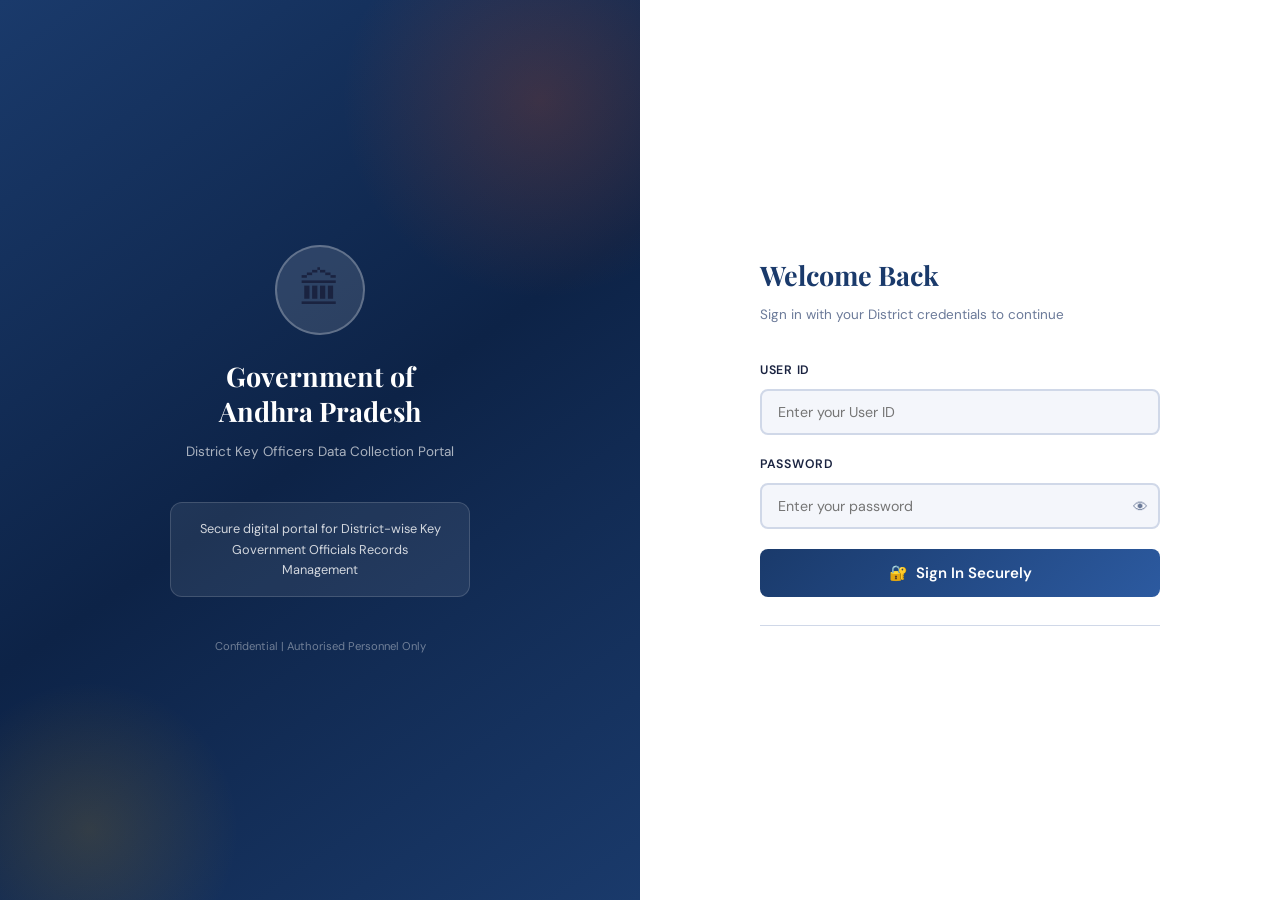
<file: index.html>
<!DOCTYPE html>
<html lang="en">
<head>
  <meta charset="UTF-8" />
  <meta name="viewport" content="width=device-width, initial-scale=1.0"/>
  <title>AP Officers Portal – Login | Government of Andhra Pradesh</title>
  <link rel="stylesheet" href="style.css" />
</head>
<body>

<!-- Loading Overlay -->
<div id="loadingOverlay">
  <div class="loading-logo">🏛 AP Officers Portal</div>
  <div class="loading-spinner"></div>
  <div class="loading-message">Please wait...</div>
</div>

<!-- Login Page -->
<div class="login-page">
  <div class="login-left">
    <div class="login-emblem">🏛</div>
    <h1>Government of<br>Andhra Pradesh</h1>
    <p>District Key Officers Data Collection Portal</p>
    <div class="tagline">
      Secure digital portal for District-wise Key Government Officials Records Management
    </div>
    <div style="margin-top: 40px; color: rgba(255,255,255,0.4); font-size: 0.75rem; position:relative; z-index:1;">
      Confidential | Authorised Personnel Only
    </div>
  </div>
  <div class="login-right">
    <div class="login-card">
      <h2>Welcome Back</h2>
      <p class="subtitle">Sign in with your District credentials to continue</p>

      <div class="form-group">
        <label>User ID</label>
        <input type="text" id="loginUserId" class="form-control" placeholder="Enter your User ID" autocomplete="off" />
        <div class="error-msg" id="userIdError">Please enter your User ID</div>
      </div>
      <div class="form-group">
        <label>Password</label>
        <div style="position:relative">
          <input type="password" id="loginPassword" class="form-control" placeholder="Enter your password" />
          <button onclick="togglePassword()" style="position:absolute;right:12px;top:50%;transform:translateY(-50%);background:none;border:none;cursor:pointer;font-size:1rem;color:var(--text-muted);" id="eyeBtn">👁</button>
        </div>
        <div class="error-msg" id="passwordError">Please enter your password</div>
      </div>

      <div class="error-msg show" id="loginError" style="display:none; margin-bottom:16px; font-size:0.88rem; padding:10px 14px; background:rgba(231,76,60,0.08); border-radius:6px; border-left:3px solid var(--danger);"></div>

      <button class="btn btn-primary" onclick="doLogin()">
        <span>🔐</span> Sign In Securely
      </button>

      <div style="margin-top: 28px; padding-top: 20px; border-top: 1px solid var(--border); text-align:center;">
        
      </div>
    </div>
  </div>
</div>

<!-- Toast Container -->
<div class="toast-container" id="toastContainer"></div>

<script src="data.js"></script>
<script src="auth.js"></script>
<script>
  function togglePassword() {
    const pwd = document.getElementById('loginPassword');
    const btn = document.getElementById('eyeBtn');
    if (pwd.type === 'password') { pwd.type = 'text'; btn.textContent = '🙈'; }
    else { pwd.type = 'password'; btn.textContent = '👁'; }
  }

  function showContactPage() {
    window.location.href = 'contact.html';
  }

  // Enter key support
  document.addEventListener('keydown', e => {
    if (e.key === 'Enter') doLogin();
  });
</script>
</body>
</html>
</file>
<file: style.css>
/* ============================================================
   STYLE.CSS - AP Government Officers Portal
   Professional Light Theme - Colorful & Modern
   ============================================================ */

@import url('https://fonts.googleapis.com/css2?family=Playfair+Display:wght@700;900&family=DM+Sans:wght@300;400;500;600;700&display=swap');

/* ---- CSS Variables ---- */
:root {
  --primary: #1a3a6b;
  --primary-light: #2c5aa0;
  --accent: #e8521a;
  --accent2: #f0a500;
  --accent3: #16a085;
  --accent4: #8e44ad;
  --success: #27ae60;
  --warning: #f39c12;
  --danger: #e74c3c;
  --info: #2980b9;
  --bg: #f4f6fb;
  --surface: #ffffff;
  --surface2: #eef1f8;
  --border: #d0d8e8;
  --text: #1a2340;
  --text-muted: #6b7a99;
  --shadow-sm: 0 2px 8px rgba(26,58,107,0.08);
  --shadow: 0 4px 20px rgba(26,58,107,0.12);
  --shadow-lg: 0 8px 40px rgba(26,58,107,0.18);
  --radius: 12px;
  --radius-sm: 8px;
  --radius-lg: 20px;
  --font-display: 'Playfair Display', serif;
  --font-body: 'DM Sans', sans-serif;
}

/* ---- Reset & Base ---- */
*, *::before, *::after { box-sizing: border-box; margin: 0; padding: 0; }
html { font-size: 15px; scroll-behavior: smooth; }
body {
  font-family: var(--font-body);
  background: var(--bg);
  color: var(--text);
  min-height: 100vh;
  line-height: 1.6;
}
a { color: var(--primary-light); text-decoration: none; }

/* ---- Loading Overlay ---- */
#loadingOverlay {
  display: none;
  position: fixed;
  inset: 0;
  background: rgba(255,255,255,0.92);
  backdrop-filter: blur(6px);
  z-index: 9999;
  flex-direction: column;
  align-items: center;
  justify-content: center;
  gap: 24px;
}
.loading-spinner {
  width: 64px; height: 64px;
  border: 5px solid var(--border);
  border-top-color: var(--primary);
  border-right-color: var(--accent);
  border-radius: 50%;
  animation: spin 0.8s linear infinite;
}
@keyframes spin { to { transform: rotate(360deg); } }
.loading-message {
  font-size: 1rem;
  color: var(--text-muted);
  font-weight: 500;
  letter-spacing: 0.02em;
}
.loading-logo { font-family: var(--font-display); font-size: 1.3rem; color: var(--primary); }

/* ============================================================
   LOGIN PAGE
   ============================================================ */
.login-page {
  min-height: 100vh;
  display: grid;
  grid-template-columns: 1fr 1fr;
  overflow: hidden;
}
.login-left {
  background: linear-gradient(145deg, var(--primary) 0%, #0d2347 50%, #1a3a6b 100%);
  display: flex;
  flex-direction: column;
  align-items: center;
  justify-content: center;
  padding: 60px 40px;
  position: relative;
  overflow: hidden;
}
.login-left::before {
  content: '';
  position: absolute;
  width: 400px; height: 400px;
  border-radius: 50%;
  background: radial-gradient(circle, rgba(232,82,26,0.2) 0%, transparent 70%);
  top: -100px; right: -100px;
}
.login-left::after {
  content: '';
  position: absolute;
  width: 300px; height: 300px;
  border-radius: 50%;
  background: radial-gradient(circle, rgba(240,165,0,0.15) 0%, transparent 70%);
  bottom: -80px; left: -60px;
}
.login-emblem {
  width: 90px; height: 90px;
  background: rgba(255,255,255,0.12);
  border-radius: 50%;
  display: flex; align-items: center; justify-content: center;
  margin-bottom: 24px;
  font-size: 2.8rem;
  border: 2px solid rgba(255,255,255,0.25);
  position: relative; z-index: 1;
}
.login-left h1 {
  font-family: var(--font-display);
  color: white;
  font-size: 1.8rem;
  text-align: center;
  line-height: 1.3;
  position: relative; z-index: 1;
  margin-bottom: 12px;
}
.login-left p {
  color: rgba(255,255,255,0.65);
  text-align: center;
  font-size: 0.9rem;
  max-width: 280px;
  position: relative; z-index: 1;
}
.login-left .tagline {
  margin-top: 40px;
  padding: 16px 24px;
  background: rgba(255,255,255,0.08);
  border-radius: var(--radius);
  border: 1px solid rgba(255,255,255,0.15);
  color: rgba(255,255,255,0.8);
  font-size: 0.85rem;
  text-align: center;
  position: relative; z-index: 1;
  max-width: 300px;
}
.login-right {
  display: flex;
  align-items: center;
  justify-content: center;
  padding: 60px 40px;
  background: var(--surface);
}
.login-card {
  width: 100%;
  max-width: 400px;
}
.login-card h2 {
  font-family: var(--font-display);
  color: var(--primary);
  font-size: 1.8rem;
  margin-bottom: 6px;
}
.login-card .subtitle { color: var(--text-muted); margin-bottom: 36px; font-size: 0.9rem; }

.form-group { margin-bottom: 20px; }
.form-group label {
  display: block;
  font-weight: 600;
  font-size: 0.82rem;
  color: var(--text);
  margin-bottom: 8px;
  text-transform: uppercase;
  letter-spacing: 0.06em;
}
.form-control {
  width: 100%;
  padding: 12px 16px;
  border: 2px solid var(--border);
  border-radius: var(--radius-sm);
  font-family: var(--font-body);
  font-size: 0.95rem;
  color: var(--text);
  background: var(--bg);
  transition: border-color 0.2s, box-shadow 0.2s;
  outline: none;
}
.form-control:focus {
  border-color: var(--primary-light);
  box-shadow: 0 0 0 3px rgba(44,90,160,0.12);
  background: white;
}
.form-control.error { border-color: var(--danger); }

.btn {
  display: inline-flex; align-items: center; gap: 8px;
  padding: 12px 24px;
  border: none;
  border-radius: var(--radius-sm);
  font-family: var(--font-body);
  font-size: 0.95rem;
  font-weight: 600;
  cursor: pointer;
  transition: all 0.2s;
  text-decoration: none;
}
.btn-primary {
  background: linear-gradient(135deg, var(--primary) 0%, var(--primary-light) 100%);
  color: white;
  width: 100%;
  justify-content: center;
  padding: 14px;
  font-size: 1rem;
}
.btn-primary:hover { transform: translateY(-1px); box-shadow: var(--shadow); }
.btn-success { background: var(--success); color: white; }
.btn-success:hover { background: #219a52; }
.btn-warning { background: var(--warning); color: white; }
.btn-danger { background: var(--danger); color: white; }
.btn-outline {
  background: transparent;
  border: 2px solid var(--border);
  color: var(--text);
}
.btn-outline:hover { border-color: var(--primary); color: var(--primary); }
.btn-sm { padding: 7px 14px; font-size: 0.82rem; }
.btn-xs { padding: 5px 10px; font-size: 0.78rem; }
.btn:disabled { opacity: 0.5; cursor: not-allowed; transform: none !important; }

.error-msg { color: var(--danger); font-size: 0.82rem; margin-top: 6px; display: none; }
.error-msg.show { display: block; }

/* ============================================================
   MAIN APP LAYOUT
   ============================================================ */
.app-wrapper { display: flex; min-height: 100vh; }

/* ---- Sidebar ---- */
.sidebar {
  width: 260px;
  background: linear-gradient(180deg, var(--primary) 0%, #0d2040 100%);
  display: flex;
  flex-direction: column;
  position: fixed;
  top: 0; left: 0;
  height: 100vh;
  z-index: 100;
  overflow-y: auto;
  transition: width 0.3s;
}
.sidebar-logo {
  padding: 24px 20px;
  display: flex;
  align-items: center;
  gap: 12px;
  border-bottom: 1px solid rgba(255,255,255,0.1);
}
.sidebar-logo .logo-icon {
  width: 44px; height: 44px;
  background: rgba(255,255,255,0.15);
  border-radius: 10px;
  display: flex; align-items: center; justify-content: center;
  font-size: 1.4rem;
  flex-shrink: 0;
}
.sidebar-logo .logo-text { color: white; }
.sidebar-logo .logo-text h3 { font-family: var(--font-display); font-size: 1rem; line-height: 1.2; }
.sidebar-logo .logo-text span { font-size: 0.7rem; color: rgba(255,255,255,0.5); }

.sidebar-user {
  padding: 20px;
  border-bottom: 1px solid rgba(255,255,255,0.1);
}
.sidebar-user .user-badge {
  background: rgba(255,255,255,0.1);
  border-radius: var(--radius-sm);
  padding: 12px;
}
.sidebar-user .user-badge .name {
  color: white;
  font-weight: 600;
  font-size: 0.9rem;
}
.sidebar-user .user-badge .role {
  color: rgba(255,255,255,0.55);
  font-size: 0.75rem;
}

.sidebar-nav { flex: 1; padding: 16px 0; }
.nav-section-title {
  color: rgba(255,255,255,0.35);
  font-size: 0.7rem;
  font-weight: 700;
  letter-spacing: 0.12em;
  text-transform: uppercase;
  padding: 8px 20px;
  margin-top: 8px;
}
.nav-item {
  display: flex;
  align-items: center;
  gap: 12px;
  padding: 12px 20px;
  color: rgba(255,255,255,0.65);
  font-size: 0.9rem;
  font-weight: 500;
  cursor: pointer;
  transition: all 0.2s;
  border-left: 3px solid transparent;
  position: relative;
}
.nav-item:hover {
  background: rgba(255,255,255,0.08);
  color: white;
}
.nav-item.active {
  background: rgba(255,255,255,0.12);
  color: white;
  border-left-color: var(--accent);
}
.nav-item .nav-icon { font-size: 1.1rem; width: 20px; text-align: center; }
.nav-badge {
  margin-left: auto;
  background: var(--accent);
  color: white;
  font-size: 0.68rem;
  padding: 2px 7px;
  border-radius: 10px;
  font-weight: 700;
}

.sidebar-footer {
  padding: 16px 20px;
  border-top: 1px solid rgba(255,255,255,0.1);
}
.sidebar-footer .btn-outline {
  width: 100%;
  border-color: rgba(255,255,255,0.2);
  color: rgba(255,255,255,0.7);
  justify-content: center;
  font-size: 0.85rem;
}
.sidebar-footer .btn-outline:hover { border-color: var(--danger); color: var(--danger); background: rgba(231,76,60,0.1); }

/* ---- Main Content ---- */
.main-content {
  margin-left: 260px;
  flex: 1;
  display: flex;
  flex-direction: column;
  min-height: 100vh;
}

/* ---- Top Header ---- */
.top-header {
  background: var(--surface);
  border-bottom: 1px solid var(--border);
  padding: 0 32px;
  height: 68px;
  display: flex;
  align-items: center;
  justify-content: space-between;
  position: sticky;
  top: 0;
  z-index: 90;
  box-shadow: var(--shadow-sm);
}
.top-header h2 { font-size: 1.15rem; color: var(--text); font-weight: 700; }
.header-actions { display: flex; align-items: center; gap: 12px; }
.date-badge {
  background: var(--surface2);
  color: var(--text-muted);
  padding: 6px 14px;
  border-radius: 20px;
  font-size: 0.8rem;
  font-weight: 500;
}

/* ---- Page Sections ---- */
.page-section {
  display: none;
  padding: 32px;
  animation: fadeIn 0.3s ease;
}
.page-section.active { display: block; }
@keyframes fadeIn { from { opacity: 0; transform: translateY(10px); } to { opacity: 1; transform: translateY(0); } }

/* ============================================================
   PROGRESS HEADER CARD
   ============================================================ */
.progress-header-card {
  background: var(--surface);
  border-radius: var(--radius-lg);
  padding: 28px 32px;
  margin-bottom: 28px;
  box-shadow: var(--shadow);
  border: 1px solid var(--border);
}
.progress-header-card .district-name {
  font-family: var(--font-display);
  font-size: 1.4rem;
  color: var(--primary);
  margin-bottom: 20px;
}
.progress-grid { display: grid; grid-template-columns: repeat(4, 1fr); gap: 20px; margin-bottom: 20px; }
.progress-stat {
  text-align: center;
  padding: 16px;
  border-radius: var(--radius);
  background: var(--bg);
}
.progress-stat .value {
  font-size: 2rem;
  font-weight: 700;
  line-height: 1;
}
.progress-stat .label {
  font-size: 0.75rem;
  color: var(--text-muted);
  margin-top: 4px;
  font-weight: 500;
}
.progress-stat.stat-total .value { color: var(--primary); }
.progress-stat.stat-saved .value { color: var(--success); }
.progress-stat.stat-pending .value { color: var(--warning); }
.progress-stat.stat-ei .value { color: var(--accent3); }

.progress-bars { display: grid; gap: 12px; }
.progress-bar-row {
  display: flex; align-items: center; gap: 12px;
}
.progress-bar-row .label { font-size: 0.82rem; width: 200px; color: var(--text-muted); font-weight: 500; }
.progress-bar-track {
  flex: 1; height: 10px;
  background: var(--surface2);
  border-radius: 10px;
  overflow: hidden;
}
.progress-bar-fill {
  height: 100%;
  border-radius: 10px;
  transition: width 0.6s ease;
}
.progress-bar-fill.general { background: linear-gradient(90deg, var(--primary-light), var(--accent3)); }
.progress-bar-fill.ei { background: linear-gradient(90deg, var(--accent), var(--accent2)); }
.progress-bar-row .pct { font-size: 0.82rem; font-weight: 700; width: 42px; text-align: right; }

/* ============================================================
   DATA ENTRY TABLE
   ============================================================ */
.table-container {
  background: var(--surface);
  border-radius: var(--radius-lg);
  box-shadow: var(--shadow);
  border: 1px solid var(--border);
  overflow: hidden;
  margin-bottom: 24px;
}
.table-toolbar {
  padding: 20px 24px;
  border-bottom: 1px solid var(--border);
  display: flex;
  align-items: center;
  justify-content: space-between;
  flex-wrap: wrap;
  gap: 12px;
}
.table-toolbar h3 { font-size: 1rem; color: var(--text); font-weight: 700; }
.table-toolbar .toolbar-right { display: flex; gap: 10px; align-items: center; }

.data-table {
  width: 100%;
  border-collapse: collapse;
  font-size: 0.82rem;
}
.data-table th {
  background: var(--primary);
  color: white;
  padding: 12px 10px;
  text-align: left;
  font-weight: 600;
  font-size: 0.75rem;
  text-transform: uppercase;
  letter-spacing: 0.04em;
  white-space: nowrap;
  position: sticky;
  top: 0;
  z-index: 10;
}
.data-table td {
  padding: 10px;
  border-bottom: 1px solid var(--border);
  vertical-align: middle;
}
.data-table tr:last-child td { border-bottom: none; }
.data-table tr:hover td { background: rgba(44,90,160,0.04); }

.data-table tr.row-saved td { background: rgba(39,174,96,0.04); }
.data-table tr.row-vacant td { background: rgba(243,156,18,0.06); }
.data-table tr.row-nopost td { background: rgba(231,76,60,0.04); }
.data-table tr.row-fully-saved td { background: rgba(22,160,133,0.06); }

.table-input {
  width: 100%;
  padding: 7px 10px;
  border: 1.5px solid var(--border);
  border-radius: 6px;
  font-family: var(--font-body);
  font-size: 0.82rem;
  color: var(--text);
  background: white;
  transition: border-color 0.15s;
  outline: none;
  min-width: 80px;
}
.table-input:focus { border-color: var(--primary-light); box-shadow: 0 0 0 2px rgba(44,90,160,0.1); }
.table-input:disabled { background: var(--surface2); color: var(--text-muted); cursor: not-allowed; }
.table-input.error { border-color: var(--danger); }

.table-select {
  width: 100%;
  padding: 7px 10px;
  border: 1.5px solid var(--border);
  border-radius: 6px;
  font-family: var(--font-body);
  font-size: 0.82rem;
  color: var(--text);
  background: white;
  outline: none;
  cursor: pointer;
}
.table-select:focus { border-color: var(--primary-light); }
.table-select:disabled { background: var(--surface2); cursor: not-allowed; }

.row-status-badge {
  display: inline-flex; align-items: center; gap: 5px;
  padding: 4px 10px;
  border-radius: 12px;
  font-size: 0.72rem;
  font-weight: 700;
  white-space: nowrap;
}
.badge-saved { background: rgba(39,174,96,0.12); color: var(--success); }
.badge-partial { background: rgba(243,156,18,0.12); color: var(--warning); }
.badge-pending { background: rgba(231,76,60,0.1); color: var(--danger); }
.badge-vacant { background: rgba(240,165,0,0.12); color: #b7800a; }
.badge-nopost { background: rgba(142,68,173,0.1); color: var(--accent4); }
.badge-full { background: rgba(22,160,133,0.12); color: var(--accent3); }

.ei-section {
  display: flex; gap: 8px; align-items: center;
}
.ei-input {
  width: 64px;
}

/* Checkbox status flags */
.flag-checks {
  display: flex; flex-direction: column; gap: 4px;
}
.flag-check {
  display: flex; align-items: center; gap: 6px;
  font-size: 0.78rem; color: var(--text-muted); cursor: pointer;
}
.flag-check input { cursor: pointer; }

/* ============================================================
   DEPT PROGRESS (District Dashboard)
   ============================================================ */
.dept-progress-grid {
  display: grid;
  grid-template-columns: repeat(auto-fill, minmax(280px, 1fr));
  gap: 16px;
  margin-bottom: 28px;
}
.dept-card {
  background: var(--surface);
  border-radius: var(--radius);
  padding: 20px;
  box-shadow: var(--shadow-sm);
  border: 1px solid var(--border);
  border-left: 4px solid var(--primary-light);
}
.dept-card .dept-name { font-weight: 700; color: var(--text); font-size: 0.9rem; margin-bottom: 12px; }
.dept-card .dept-stats {
  display: flex; gap: 16px; margin-bottom: 10px;
}
.dept-card .dept-stat .val { font-size: 1.2rem; font-weight: 700; }
.dept-card .dept-stat .lbl { font-size: 0.7rem; color: var(--text-muted); }

/* ============================================================
   ADMIN DASHBOARD
   ============================================================ */
.stats-row {
  display: grid;
  grid-template-columns: repeat(5, 1fr);
  gap: 20px;
  margin-bottom: 28px;
}
.stat-card {
  background: var(--surface);
  border-radius: var(--radius);
  padding: 24px;
  box-shadow: var(--shadow-sm);
  border: 1px solid var(--border);
  position: relative;
  overflow: hidden;
}
.stat-card::before {
  content: '';
  position: absolute;
  top: 0; left: 0; right: 0;
  height: 4px;
}
.stat-card.c1::before { background: var(--primary); }
.stat-card.c2::before { background: var(--success); }
.stat-card.c3::before { background: var(--warning); }
.stat-card.c4::before { background: var(--accent); }
.stat-card.c5::before { background: var(--accent3); }
.stat-card .icon {
  font-size: 2rem; margin-bottom: 12px;
  display: block;
}
.stat-card .val { font-size: 2.2rem; font-weight: 700; color: var(--primary); line-height: 1; }
.stat-card .lbl { font-size: 0.78rem; color: var(--text-muted); margin-top: 4px; font-weight: 500; }

/* District Tiles */
.district-tiles-grid {
  display: grid;
  grid-template-columns: repeat(auto-fill, minmax(200px, 1fr));
  gap: 16px;
  margin-bottom: 28px;
}
.district-tile {
  background: var(--surface);
  border-radius: var(--radius);
  padding: 20px;
  cursor: pointer;
  transition: all 0.2s;
  border: 2px solid transparent;
  box-shadow: var(--shadow-sm);
  position: relative;
  overflow: hidden;
}
.district-tile:hover { transform: translateY(-2px); box-shadow: var(--shadow); }
.district-tile.dt-0   { border-top: 4px solid var(--danger); }
.district-tile.dt-1   { border-top: 4px solid var(--warning); }
.district-tile.dt-2   { border-top: 4px solid var(--info); }
.district-tile.dt-3   { border-top: 4px solid var(--success); }
.district-tile .dt-name { font-weight: 700; font-size: 0.9rem; margin-bottom: 8px; color: var(--text); }
.district-tile .dt-pct { font-size: 1.4rem; font-weight: 700; }
.district-tile.dt-0 .dt-pct { color: var(--danger); }
.district-tile.dt-1 .dt-pct { color: var(--warning); }
.district-tile.dt-2 .dt-pct { color: var(--info); }
.district-tile.dt-3 .dt-pct { color: var(--success); }
.district-tile .dt-sub { font-size: 0.72rem; color: var(--text-muted); margin-top: 4px; }
.district-tile .mini-bar {
  margin-top: 10px; height: 5px;
  background: var(--surface2); border-radius: 5px; overflow: hidden;
}
.district-tile .mini-bar .fill { height: 100%; border-radius: 5px; }
.district-tile.dt-0 .fill { background: var(--danger); }
.district-tile.dt-1 .fill { background: var(--warning); }
.district-tile.dt-2 .fill { background: var(--info); }
.district-tile.dt-3 .fill { background: var(--success); }

/* ── District Progress Report ─────────────────────────────── */
.dpr-card { padding: 0 !important; overflow: hidden; }

.dpr-actions {
  display: flex; align-items: center; gap: 10px;
  padding: 9px 16px;
  border-bottom: 1px solid var(--border);
  background: var(--surface2);
}

/* Capturable / printable area — full card width, centres inner block */
.dpr-wrapper {
  background: #fff;
  padding: 16px 16px 12px;
  text-align: center;          /* centres the inline-block child */
}

/* Inner block shrinks to table width; header aligns with it */
.dpr-center {
  display: inline-block;
  text-align: left;            /* reset alignment inside */
}

/* Gradient banner header */
.dpr-header {
  background: linear-gradient(120deg, #0c2461 0%, #1e3799 45%, #0652dd 100%);
  text-align: center;
  padding: 14px 24px 12px;
  margin-bottom: 0;
}
.dpr-title {
  font-size: 0.88rem; font-weight: 800;
  text-transform: uppercase; letter-spacing: 1px;
  color: #fff; text-shadow: 0 1px 3px rgba(0,0,0,0.4);
}
.dpr-as-on { font-size: 0.71rem; color: #a8c8ff; margin-top: 5px; }

/* Table */
.district-progress-report {
  width: auto;                  /* compact — no stretching */
  border-collapse: collapse;
  font-size: 0.75rem;
  margin: 0;
}
/* Header row 1 */
.district-progress-report thead tr:nth-child(1) th {
  background: linear-gradient(180deg, #1a3a8a 0%, #1e4db7 100%);
  color: #fff; border: 1px solid #2d5be3;
  padding: 6px 10px; text-align: center;
  vertical-align: middle; font-size: 0.74rem; white-space: nowrap;
}
/* Sub-header row 2 */
.district-progress-report thead tr:nth-child(2) th {
  background: linear-gradient(180deg, #1d6fb7 0%, #2980b9 100%);
  color: #fff; border: 1px solid #3a9bd5;
  padding: 5px 10px; text-align: center;
  vertical-align: middle; font-size: 0.71rem; white-space: nowrap;
}
/* Sub-header row 3 */
.district-progress-report thead tr:nth-child(3) th {
  background: linear-gradient(180deg, #2980b9 0%, #3498db 100%);
  color: #fff; border: 1px solid #5dade2;
  padding: 4px 8px; text-align: center;
  vertical-align: middle; font-size: 0.68rem; white-space: nowrap;
}
/* Tick mark in Final Status cells */
.fs-tick {
  color: #16a34a; font-weight: 700; font-size: 0.95rem;
}
/* Data cells */
.district-progress-report td {
  border: 1px solid #d0daf0;
  padding: 4px 10px; vertical-align: middle;
  white-space: nowrap;
}
.district-progress-report td.tc { text-align: center; }
.district-progress-report td.tl { text-align: left; padding-left: 12px; }

/* Row tinting by status */
.district-progress-report tr.status-completed   { background: #f0fdf4; }
.district-progress-report tr.status-in-progress { background: #fffbeb; }
.district-progress-report tr.status-not-started { background: #fff1f2; }
.district-progress-report tbody tr:hover        { filter: brightness(0.95); }

/* Coloured left accent per row */
.district-progress-report tr.status-completed   td:first-child { border-left: 4px solid #16a34a; }
.district-progress-report tr.status-in-progress td:first-child { border-left: 4px solid #d97706; }
.district-progress-report tr.status-not-started td:first-child { border-left: 4px solid #dc2626; }

/* Total row */
.district-progress-report tr.total-row td {
  font-weight: 700;
  background: linear-gradient(90deg, #dbeafe, #ede9fe) !important;
  border-top: 2px solid #1e3799;
  color: #1e3799;
}

/* Percentage badge */
.pct-badge {
  display: inline-block;
  font-size: 0.67rem; font-weight: 600;
  padding: 1px 5px; border-radius: 10px;
  margin-left: 3px; vertical-align: middle;
}
.pct-badge.pg-hi  { background: #bbf7d0; color: #15803d; }
.pct-badge.pg-mid { background: #fde68a; color: #92400e; }
.pct-badge.pg-lo  { background: #fecaca; color: #b91c1c; }

/* Status pill badges */
.dp-status {
  display: inline-block; padding: 2px 10px;
  border-radius: 20px; font-size: 0.68rem;
  font-weight: 700; letter-spacing: 0.3px; white-space: nowrap;
}
.dp-status.status-completed    { background: #16a34a; color: #fff; }
.dp-status.status-in-progress  { background: #d97706; color: #fff; }
.dp-status.status-not-started  { background: #dc2626; color: #fff; }

/* Footer strip */
.dpr-footer {
  font-size: 0.65rem; color: #888;
  padding: 6px 14px 0;
  display: flex; justify-content: space-between; align-items: center;
  border-top: 1px solid #e2e8f0; margin-top: 6px;
}

/* ============================================================
   ANALYTICS PAGE
   ============================================================ */
.charts-grid {
  display: grid;
  grid-template-columns: 1fr 1fr;
  gap: 24px;
  margin-bottom: 24px;
}
.chart-card {
  background: var(--surface);
  border-radius: var(--radius);
  padding: 24px;
  box-shadow: var(--shadow-sm);
  border: 1px solid var(--border);
}
.chart-card.full { grid-column: 1 / -1; }
.chart-card h4 {
  font-size: 0.95rem; font-weight: 700; color: var(--text);
  margin-bottom: 20px; padding-bottom: 12px;
  border-bottom: 1px solid var(--border);
}
.chart-wrapper { position: relative; height: 280px; }

/* Report tables */
.report-table-wrapper {
  overflow-x: auto;
}
.report-table {
  width: 100%; border-collapse: collapse; font-size: 0.83rem;
}
.report-table th {
  background: var(--primary);
  color: white;
  padding: 10px 14px;
  text-align: left;
  font-size: 0.75rem;
  text-transform: uppercase;
  letter-spacing: 0.04em;
}
.report-table td { padding: 10px 14px; border-bottom: 1px solid var(--border); }
.report-table tr:last-child td { border-bottom: none; }
.report-table tr:hover td { background: var(--surface2); }
.report-table .highlight { color: var(--danger); font-weight: 700; }
.report-table .highlight-warn { color: var(--warning); font-weight: 700; }
.report-table .highlight-ok { color: var(--success); font-weight: 600; }

/* Retirement badges */
.retire-badge {
  display: inline-block; padding: 3px 10px;
  border-radius: 10px; font-size: 0.72rem; font-weight: 700;
}
.retire-this { background: rgba(231,76,60,0.12); color: var(--danger); }
.retire-2yr  { background: rgba(243,156,18,0.12); color: var(--warning); }
.retire-5yr  { background: rgba(41,128,185,0.12); color: var(--info); }
.retire-safe { background: rgba(39,174,96,0.12); color: var(--success); }

/* ============================================================
   FILTERS / TOOLBAR
   ============================================================ */
.filter-bar {
  display: flex; gap: 12px; align-items: center;
  flex-wrap: wrap;
  margin-bottom: 20px;
}
.filter-select, .filter-input {
  padding: 9px 14px;
  border: 1.5px solid var(--border);
  border-radius: var(--radius-sm);
  font-family: var(--font-body);
  font-size: 0.88rem;
  color: var(--text);
  background: var(--surface);
  outline: none;
  transition: border-color 0.15s;
  min-width: 160px;
}
.filter-select:focus, .filter-input:focus { border-color: var(--primary-light); }

/* ============================================================
   CONTACT US PAGE
   ============================================================ */
.contacts-grid {
  display: grid;
  grid-template-columns: repeat(3, 1fr);
  gap: 24px;
}
.contact-card {
  background: var(--surface);
  border-radius: var(--radius-lg);
  padding: 36px 28px;
  text-align: center;
  box-shadow: var(--shadow);
  border: 1px solid var(--border);
  transition: transform 0.2s;
}
.contact-card:hover { transform: translateY(-4px); }
.contact-avatar {
  width: 72px; height: 72px;
  background: linear-gradient(135deg, var(--primary), var(--accent));
  border-radius: 50%;
  display: flex; align-items: center; justify-content: center;
  font-size: 1.8rem;
  margin: 0 auto 20px;
  color: white;
}
.contact-card h3 { font-family: var(--font-display); font-size: 1.1rem; color: var(--primary); margin-bottom: 4px; }
.contact-card .designation { color: var(--text-muted); font-size: 0.82rem; margin-bottom: 20px; line-height: 1.5; }
.contact-card .contact-no {
  display: inline-flex; align-items: center; gap: 8px;
  background: var(--surface2); padding: 10px 20px;
  border-radius: 24px; font-weight: 700; color: var(--primary);
  font-size: 0.95rem;
}

/* ============================================================
   EXPORT BUTTONS
   ============================================================ */
.export-bar {
  display: flex; gap: 10px; align-items: center;
}
.btn-export-json {
  background: linear-gradient(135deg, #2d3a4a, #3d5166);
  color: white;
}
.btn-export-csv {
  background: linear-gradient(135deg, #1a6b3a, #27ae60);
  color: white;
}

/* ============================================================
   MODALS
   ============================================================ */
.modal-overlay {
  display: none;
  position: fixed; inset: 0;
  background: rgba(26,35,64,0.5);
  backdrop-filter: blur(4px);
  z-index: 1000;
  align-items: center;
  justify-content: center;
}
.modal-overlay.open { display: flex; }
.modal-box {
  background: var(--surface);
  border-radius: var(--radius-lg);
  padding: 36px;
  max-width: 520px;
  width: 90%;
  box-shadow: var(--shadow-lg);
  animation: modalIn 0.25s ease;
}
@keyframes modalIn { from { transform: scale(0.92); opacity: 0; } to { transform: scale(1); opacity: 1; } }
.modal-box h3 { font-family: var(--font-display); font-size: 1.3rem; margin-bottom: 16px; color: var(--primary); }
.modal-footer { display: flex; gap: 12px; justify-content: flex-end; margin-top: 24px; }

/* ============================================================
   TOOLTIPS / TOASTS
   ============================================================ */
.toast-container {
  position: fixed; bottom: 24px; right: 24px;
  display: flex; flex-direction: column; gap: 10px;
  z-index: 9000;
}
.toast {
  background: var(--text);
  color: white;
  padding: 14px 20px;
  border-radius: var(--radius-sm);
  font-size: 0.88rem;
  max-width: 320px;
  animation: toastIn 0.3s ease, toastOut 0.3s ease 2.7s forwards;
  display: flex; align-items: center; gap: 10px;
}
.toast.success { background: var(--success); }
.toast.error { background: var(--danger); }
.toast.warning { background: var(--warning); }
@keyframes toastIn { from { transform: translateX(40px); opacity: 0; } to { transform: translateX(0); opacity: 1; } }
@keyframes toastOut { to { transform: translateX(40px); opacity: 0; } }

/* ============================================================
   RESPONSIVE
   ============================================================ */
@media (max-width: 1100px) {
  .stats-row { grid-template-columns: repeat(3, 1fr); }
  .charts-grid { grid-template-columns: 1fr; }
}
@media (max-width: 900px) {
  .login-page { grid-template-columns: 1fr; }
  .login-left { display: none; }
  .sidebar { width: 220px; }
  .main-content { margin-left: 220px; }
  .progress-grid { grid-template-columns: repeat(2, 1fr); }
  .contacts-grid { grid-template-columns: 1fr; }
}
@media (max-width: 700px) {
  .sidebar { display: none; }
  .main-content { margin-left: 0; }
  .page-section { padding: 16px; }
  .stats-row { grid-template-columns: 1fr 1fr; }
}

/* ============================================================
   PAGE HEADER
   ============================================================ */
.page-header {
  display: flex; align-items: flex-start; justify-content: space-between;
  margin-bottom: 28px; flex-wrap: wrap; gap: 12px;
}
.page-header h2 {
  font-family: var(--font-display);
  font-size: 1.6rem; color: var(--primary);
}
.page-header p { color: var(--text-muted); font-size: 0.88rem; margin-top: 4px; }

/* Scrollable table area */
.table-scroll-wrap {
  overflow-x: auto;
  max-height: 70vh;
  overflow-y: auto;
}

/* Admin district selector */
.admin-district-select-bar {
  display: flex; gap: 16px; align-items: center;
  background: var(--surface); border-radius: var(--radius);
  padding: 16px 20px; margin-bottom: 24px;
  border: 1px solid var(--border); box-shadow: var(--shadow-sm);
}
.admin-district-select-bar label { font-weight: 600; font-size: 0.88rem; color: var(--text); white-space: nowrap; }
.admin-district-select-bar select { min-width: 220px; }

/* Tag chip */
.chip {
  display: inline-block; padding: 3px 12px;
  border-radius: 14px; font-size: 0.72rem; font-weight: 700;
  background: rgba(44,90,160,0.1); color: var(--primary-light);
}
.chip-district {
  background: rgba(16,124,70,0.12); color: #107c46;
}

/* ============================================================
   OVERVIEW DASHBOARD – REVAMPED
   ============================================================ */

/* ── Hero Banner ─────────────────────────────────────────── */
.ov-hero-banner {
  display: grid;
  grid-template-columns: 1fr 200px 1fr;
  gap: 36px;
  align-items: center;
  background: linear-gradient(135deg, #0c2461 0%, #1e3799 50%, #0652dd 100%);
  border-radius: var(--radius-lg);
  padding: 36px 44px;
  margin-bottom: 28px;
  box-shadow: 0 12px 48px rgba(12,36,97,0.42);
  position: relative;
  overflow: hidden;
}
.ov-hero-banner::before {
  content: '';
  position: absolute;
  width: 500px; height: 500px;
  border-radius: 50%;
  background: radial-gradient(circle, rgba(232,82,26,0.18) 0%, transparent 70%);
  top: -180px; right: 160px;
  pointer-events: none;
}
.ov-hero-banner::after {
  content: '';
  position: absolute;
  width: 360px; height: 360px;
  border-radius: 50%;
  background: radial-gradient(circle, rgba(240,165,0,0.14) 0%, transparent 70%);
  bottom: -120px; left: 60px;
  pointer-events: none;
}
.ov-hero-info { position: relative; z-index: 1; }
.ov-hero-title {
  font-family: var(--font-display);
  font-size: 1.75rem;
  font-weight: 900;
  color: #fff;
  line-height: 1.2;
  margin-bottom: 8px;
}
.ov-hero-sub {
  color: rgba(255,255,255,0.62);
  font-size: 0.85rem;
  margin-bottom: 22px;
  line-height: 1.6;
}
.ov-hero-chips { display: flex; gap: 8px; flex-wrap: wrap; }
.ov-chip {
  display: inline-flex; align-items: center; gap: 6px;
  padding: 5px 14px;
  border-radius: 20px;
  font-size: 0.78rem;
  font-weight: 700;
  border: 1px solid rgba(255,255,255,0.18);
  transition: transform 0.2s, background 0.2s;
}
.ov-chip:hover { transform: translateY(-1px); }
.ov-chip.green  { background: rgba(39,174,96,0.22);  color: #7effa8; }
.ov-chip.orange { background: rgba(243,156,18,0.22); color: #ffe07d; }
.ov-chip.red    { background: rgba(231,76,60,0.22);  color: #ffa5a5; }

/* ── Ring gauge ───────────────────────────────────────────── */
.ov-hero-ring {
  position: relative; z-index: 1;
  width: 200px; height: 200px;
  display: flex; align-items: center; justify-content: center;
}
.ov-hero-ring canvas {
  position: absolute;
  top: 0; left: 0;
  width: 100% !important;
  height: 100% !important;
}
.ov-ring-overlay {
  position: relative; z-index: 2;
  text-align: center;
  pointer-events: none;
}
.ov-ring-pct {
  font-size: 2.6rem;
  font-weight: 900;
  color: #fff;
  line-height: 1;
  letter-spacing: -1px;
}
.ov-ring-lbl {
  font-size: 0.7rem;
  color: rgba(255,255,255,0.55);
  text-transform: uppercase;
  letter-spacing: 0.1em;
  margin-top: 4px;
}

/* ── Hero metrics 2×2 grid ────────────────────────────────── */
.ov-hero-metrics {
  position: relative; z-index: 1;
  display: grid;
  grid-template-columns: 1fr 1fr;
  gap: 14px;
}
.ov-metric {
  background: rgba(255,255,255,0.1);
  border: 1px solid rgba(255,255,255,0.15);
  border-radius: var(--radius);
  padding: 16px 18px;
  backdrop-filter: blur(6px);
  transition: background 0.2s;
}
.ov-metric:hover { background: rgba(255,255,255,0.16); }
.ov-metric-val {
  font-size: 1.6rem;
  font-weight: 800;
  color: #fff;
  line-height: 1;
}
.ov-metric-lbl {
  font-size: 0.71rem;
  color: rgba(255,255,255,0.58);
  margin-top: 5px;
  font-weight: 500;
  line-height: 1.3;
}

/* ── 6-column stat cards ──────────────────────────────────── */
.ov-stats-6 { grid-template-columns: repeat(6, 1fr) !important; }

.stat-card.ov-c1 { background: linear-gradient(135deg, #1a3a6b 0%, #2c5aa0 100%); }
.stat-card.ov-c2 { background: linear-gradient(135deg, #155e38 0%, #27ae60 100%); }
.stat-card.ov-c3 { background: linear-gradient(135deg, #8a5600 0%, #f39c12 100%); }
.stat-card.ov-c4 { background: linear-gradient(135deg, #7b1818 0%, #e74c3c 100%); }
.stat-card.ov-c5 { background: linear-gradient(135deg, #6b1a2a 0%, #e8521a 100%); }
.stat-card.ov-c6 { background: linear-gradient(135deg, #0e4c46 0%, #16a085 100%); }

.stat-card.ov-c1::before, .stat-card.ov-c2::before, .stat-card.ov-c3::before,
.stat-card.ov-c4::before, .stat-card.ov-c5::before, .stat-card.ov-c6::before { display: none; }

.stat-card[class*="ov-c"] .sc-icon-wrap {
  font-size: 1.9rem;
  display: block;
  margin-bottom: 12px;
  opacity: 0.88;
}
.stat-card[class*="ov-c"] .sc-val {
  font-size: 2.4rem;
  font-weight: 800;
  color: #fff;
  line-height: 1;
}
.stat-card[class*="ov-c"] .sc-lbl {
  font-size: 0.74rem;
  color: rgba(255,255,255,0.72);
  margin-top: 6px;
  font-weight: 500;
  line-height: 1.3;
}

/* ── 3-column charts layout ───────────────────────────────── */
.charts-3col { grid-template-columns: repeat(3, 1fr) !important; }

/* ── Responsive overrides ─────────────────────────────────── */
@media (max-width: 1400px) {
  .ov-stats-6 { grid-template-columns: repeat(3, 1fr) !important; }
  .charts-3col { grid-template-columns: repeat(2, 1fr) !important; }
}
@media (max-width: 1100px) {
  .ov-hero-banner { grid-template-columns: 1fr 180px; gap: 24px; }
  .ov-hero-metrics { display: none; }
}
@media (max-width: 800px) {
  .ov-hero-banner { grid-template-columns: 1fr; text-align: center; }
  .ov-hero-ring { margin: 0 auto; }
  .charts-3col { grid-template-columns: 1fr !important; }
  .ov-stats-6  { grid-template-columns: repeat(2, 1fr) !important; }
}

/* ============================================================
   E&I REPORT – KPI CARDS & HEATMAP
   ============================================================ */

/* ── KPI Cards ───────────────────────────────────────────────── */
.ei-kpi-row { grid-template-columns: repeat(6, 1fr) !important; }

.stat-card.ei-k1 { background: linear-gradient(135deg, #1a3a6b 0%, #2c5aa0 100%); }
.stat-card.ei-k2 { background: linear-gradient(135deg, #155e38 0%, #27ae60 100%); }
.stat-card.ei-k3 { background: linear-gradient(135deg, #0e4c46 0%, #16a085 100%); }
.stat-card.ei-k4 { background: linear-gradient(135deg, #6b4c0e 0%, #d97706 100%); }
.stat-card.ei-k5 { background: linear-gradient(135deg, #3b0e4c 0%, #8e44ad 100%); }
.stat-card.ei-k6 { background: linear-gradient(135deg, #7b1818 0%, #e74c3c 100%); }

.stat-card.ei-k1::before, .stat-card.ei-k2::before, .stat-card.ei-k3::before,
.stat-card.ei-k4::before, .stat-card.ei-k5::before, .stat-card.ei-k6::before { display: none; }

/* ── Heatmap toggle buttons ───────────────────────────────────── */
.hm-btn {
  background: var(--surface2);
  color: var(--text);
  border: 1.5px solid var(--border);
  transition: all 0.18s;
}
.hm-btn:hover { border-color: var(--primary); color: var(--primary); background: var(--surface); }
.hm-btn-active {
  background: var(--primary) !important;
  color: #fff !important;
  border-color: var(--primary) !important;
}

/* ── Heatmap legend ───────────────────────────────────────────── */
.ei-heatmap-legend {
  display: flex; gap: 8px; flex-wrap: wrap;
  margin-bottom: 12px;
}
.hm-leg {
  display: inline-flex; align-items: center;
  padding: 3px 12px; border-radius: 12px;
  font-size: 0.74rem; font-weight: 600;
}
.hm-na   { background: #e5e7eb; color: #6b7280; }
.hm-lo   { background: #fecaca; color: #b91c1c; }
.hm-mid  { background: #fde68a; color: #92400e; }
.hm-good { background: #bbf7d0; color: #15803d; }
.hm-hi   { background: #86efac; color: #14532d; }

/* ── Heatmap table container ──────────────────────────────────── */
.ei-heatmap-wrap {
  overflow: auto;
  max-height: 540px;
  border: 1px solid var(--border);
  border-radius: var(--radius-sm);
}

/* ── Heatmap table ────────────────────────────────────────────── */
.ei-heatmap-table {
  border-collapse: collapse;
  font-size: 0.74rem;
  white-space: nowrap;
}
.ei-heatmap-table thead {
  position: sticky; top: 0; z-index: 2;
}
.hm-dept-col {
  background: var(--primary);
  color: #fff;
  padding: 9px 16px;
  text-align: left;
  font-weight: 700;
  font-size: 0.7rem;
  position: sticky; left: 0; z-index: 3;
  min-width: 180px;
  border-right: 2px solid rgba(255,255,255,0.2);
}
.hm-dist-col {
  background: var(--primary);
  color: #fff;
  padding: 9px 8px;
  text-align: center;
  font-weight: 600;
  font-size: 0.68rem;
  min-width: 62px;
  border-right: 1px solid rgba(255,255,255,0.1);
}
.hm-dept-label {
  background: var(--surface2);
  font-weight: 600;
  padding: 8px 16px;
  border-bottom: 1px solid var(--border);
  border-right: 2px solid var(--border);
  position: sticky; left: 0; z-index: 1;
  font-size: 0.74rem;
  color: var(--text);
  min-width: 180px;
}
.hm-cell {
  text-align: center;
  padding: 7px 8px;
  border-bottom: 1px solid rgba(0,0,0,0.05);
  border-right:  1px solid rgba(0,0,0,0.05);
  font-weight: 700;
  font-size: 0.74rem;
  cursor: default;
  transition: filter 0.15s;
}
.hm-cell:hover { filter: brightness(0.88); cursor: pointer; }
.hm-cell.hm-na   { background: #f3f4f6; color: #9ca3af; }
.hm-cell.hm-lo   { background: #fee2e2; color: #b91c1c; }
.hm-cell.hm-mid  { background: #fef3c7; color: #92400e; }
.hm-cell.hm-good { background: #dcfce7; color: #15803d; }
.hm-cell.hm-hi   { background: #bbf7d0; color: #14532d; }

/* ── Responsive ───────────────────────────────────────────────── */
@media (max-width: 1400px) { .ei-kpi-row { grid-template-columns: repeat(3, 1fr) !important; } }
@media (max-width: 700px)  { .ei-kpi-row { grid-template-columns: repeat(2, 1fr) !important; } }

/* ============================================================
   DATA ENTRY PAGE – REVAMPED
   ============================================================ */

/* Stats Strip */
.de-stats-strip {
  display: flex; gap: 14px; flex-wrap: wrap;
  margin: 18px 0 0;
}
.de-stat-pill {
  flex: 1; min-width: 100px;
  background: var(--surface); border: 1px solid var(--border);
  border-radius: var(--radius); padding: 14px 18px;
  text-align: center; box-shadow: var(--shadow-sm);
}
.de-stat-val { font-size: 1.6rem; font-weight: 800; color: var(--text); line-height: 1.1; }
.de-stat-lbl { font-size: 0.72rem; color: var(--text-muted); margin-top: 3px; font-weight: 600; text-transform: uppercase; letter-spacing: 0.04em; }
.de-sp-blue  .de-stat-val { color: #2563eb; }
.de-sp-green .de-stat-val { color: #15803d; }
.de-sp-orange .de-stat-val { color: #d97706; }
.de-sp-red   .de-stat-val { color: #dc2626; }
.de-sp-gray  .de-stat-val { color: #6b7280; }

/* Filter Panel */
.de-filter-panel {
  background: var(--surface); border: 1px solid var(--border);
  border-radius: var(--radius); padding: 18px 20px;
  margin: 16px 0; box-shadow: var(--shadow-sm);
}
.de-fp-header {
  display: flex; align-items: center; justify-content: space-between;
  margin-bottom: 16px; padding-bottom: 12px; border-bottom: 1px solid var(--border);
}
.de-fp-title { font-weight: 700; font-size: 0.92rem; color: var(--text); }

/* Filter Rows */
.de-filter-row {
  display: flex; gap: 14px; flex-wrap: wrap; align-items: flex-start;
  margin-bottom: 16px;
}
.de-filter-row:last-child { margin-bottom: 0; }
.de-fg { display: flex; flex-direction: column; gap: 6px; min-width: 160px; }
.de-fg-grow { flex: 1; min-width: 180px; }
.de-fg-auto { flex: 0 0 auto; }
.de-fg-slider { flex: 1; min-width: 240px; max-width: 340px; }
.de-fg-label {
  font-size: 0.75rem; font-weight: 700; color: var(--text-muted);
  text-transform: uppercase; letter-spacing: 0.05em; white-space: nowrap;
}

/* Toggle Button Groups */
.de-tog-grp { display: flex; gap: 4px; flex-wrap: wrap; }
.de-tog {
  padding: 6px 14px; border-radius: 20px; font-size: 0.78rem; font-weight: 600;
  border: 1.5px solid var(--border); background: var(--bg); color: var(--text-muted);
  cursor: pointer; transition: all 0.15s; white-space: nowrap;
}
.de-tog:hover { border-color: var(--primary-light); color: var(--primary-light); }
.de-tog.active {
  background: var(--primary); border-color: var(--primary);
  color: #fff; box-shadow: 0 2px 6px rgba(44,90,160,0.3);
}

/* Dual Range Slider */
.de-range-lbl { font-size: 0.82rem; font-weight: 700; color: var(--primary-light); }
.dual-range-wrap {
  position: relative; width: 100%; height: 36px; margin-top: 4px;
}
.dual-range-track {
  position: absolute; top: 50%; left: 0; right: 0; height: 5px;
  background: var(--border); border-radius: 3px;
  transform: translateY(-50%); z-index: 0;
}
.dual-range-fill {
  position: absolute; height: 100%; background: var(--primary);
  border-radius: 3px; left: 0; width: 100%;
  transition: left 0.05s, width 0.05s;
}
.dual-thumb {
  position: absolute; width: 100%; top: 50%; transform: translateY(-50%);
  -webkit-appearance: none; appearance: none;
  background: transparent; pointer-events: none;
  height: 5px; z-index: 2; margin: 0;
}
.dual-thumb::-webkit-slider-thumb {
  -webkit-appearance: none; appearance: none;
  width: 18px; height: 18px; border-radius: 50%;
  background: var(--primary); pointer-events: all; cursor: pointer;
  border: 2.5px solid #fff; box-shadow: 0 1px 5px rgba(0,0,0,0.25);
  transition: transform 0.1s;
}
.dual-thumb::-webkit-slider-thumb:hover { transform: scale(1.2); }
.dual-thumb::-moz-range-thumb {
  width: 18px; height: 18px; border-radius: 50%;
  background: var(--primary); pointer-events: all; cursor: pointer;
  border: 2.5px solid #fff; box-shadow: 0 1px 5px rgba(0,0,0,0.25);
}
.de-range-note {
  font-size: 0.72rem; color: var(--text-muted); font-style: italic;
  line-height: 1.5; margin: 0; padding-top: 20px;
}

/* Data Entry Table */
.de-main-table td { padding: 9px 10px; vertical-align: middle; }
.de-sl { font-weight: 700; color: var(--text-muted); font-size: 0.78rem; }
.de-post-name { font-weight: 600; color: var(--primary); font-size: 0.84rem; min-width: 180px; }
.de-officer { font-size: 0.84rem; min-width: 140px; }
.de-mono { font-family: monospace; font-size: 0.82rem; }
.text-muted { color: var(--text-muted); }

/* Row highlight states */
.de-row-vacant  { background: rgba(251,191,36,0.07); }
.de-row-nopost  { background: rgba(107,114,128,0.07); }
.de-row-complete{ background: rgba(21,128,61,0.05); }

/* Score Badges */
.score-badge {
  display: inline-block; padding: 3px 10px; border-radius: 12px;
  font-size: 0.76rem; font-weight: 800; min-width: 32px; text-align: center;
}
.score-high { background: #bbf7d0; color: #14532d; }
.score-good { background: #d1fae5; color: #065f46; }
.score-mid  { background: #fef3c7; color: #92400e; }
.score-low  { background: #fee2e2; color: #991b1b; }
.score-na   { background: #f3f4f6; color: #9ca3af; }

/* Post Status Badges */
.badge-vacant  { background: rgba(251,191,36,0.18); color: #b45309; }
.badge-nopost  { background: rgba(107,114,128,0.15); color: #4b5563; }
.badge-active  { background: rgba(59,130,246,0.12); color: #1d4ed8; }

/* Reg/FAC Badges */
.regfac-badge {
  display: inline-block; padding: 3px 10px; border-radius: 12px;
  font-size: 0.74rem; font-weight: 700;
}
.regfac-regular { background: rgba(59,130,246,0.12); color: #1d4ed8; }
.regfac-fac     { background: rgba(245,158,11,0.15); color: #92400e; }

/* Service Badge */
.svc-badge {
  display: inline-block; padding: 3px 9px; border-radius: 10px;
  font-size: 0.73rem; font-weight: 700; white-space: nowrap;
}
.svc-new   { background: rgba(239,68,68,0.12);  color: #b91c1c; }
.svc-short { background: rgba(245,158,11,0.15); color: #92400e; }
.svc-mid   { background: rgba(59,130,246,0.13); color: #1d4ed8; }
.svc-long  { background: rgba(21,128,61,0.13);  color: #15803d; }

/* Native Badge */
.native-badge {
  display: inline-block; padding: 2px 8px; border-radius: 10px;
  font-size: 0.73rem; background: rgba(99,102,241,0.1); color: #4338ca;
}

/* Responsive */
@media (max-width: 900px) {
  .de-stats-strip { gap: 8px; }
  .de-stat-pill   { min-width: 80px; padding: 10px 12px; }
  .de-stat-val    { font-size: 1.3rem; }
  .de-filter-row  { gap: 10px; }
  .de-fg-slider   { max-width: 100%; }
}

/* ============================================================
   Sortable Table Headers
   ============================================================ */
.sortable-th {
  cursor: pointer;
  user-select: none;
  white-space: nowrap;
}
.sortable-th:hover {
  background: var(--primary-light) !important;
}
.sort-ind {
  display: inline-block;
  font-size: 0.65rem;
  margin-left: 4px;
  opacity: 0.45;
  vertical-align: middle;
  transition: opacity 0.15s;
}
.sort-ind.active {
  opacity: 1;
  color: #ffd700;
}
</file>
